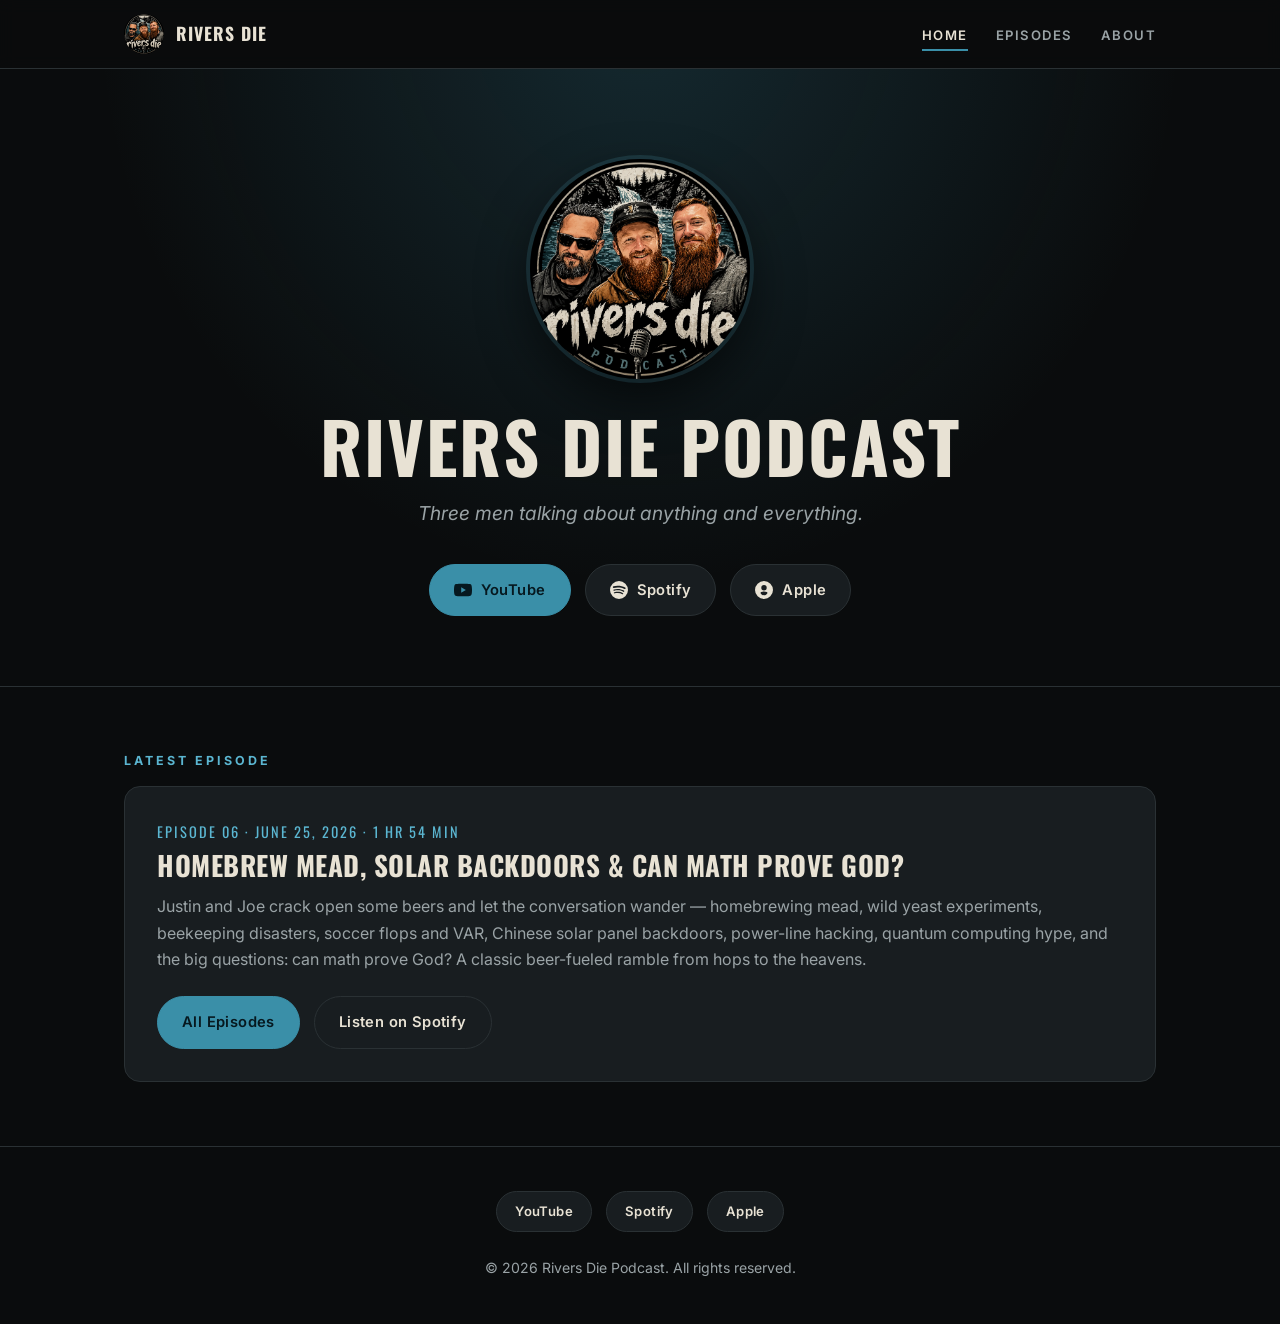
<file: index.html>
<!DOCTYPE html>
<html lang="en">
<head>
  <meta charset="UTF-8" />
  <meta name="viewport" content="width=device-width, initial-scale=1.0" />
  <title>Rivers Die Podcast — Three men talking about anything and everything</title>
  <meta name="description" content="The Rivers Die Podcast — brothers Joe and Michael and cousin Justin talking about anything and everything. Listen on YouTube, Spotify, and Apple." />
  <link rel="preconnect" href="https://fonts.googleapis.com" />
  <link rel="preconnect" href="https://fonts.gstatic.com" crossorigin />
  <link href="https://fonts.googleapis.com/css2?family=Oswald:wght@500;700&family=Inter:wght@400;500;600&display=swap" rel="stylesheet" />
  <link rel="canonical" href="https://riversdiepodcast.com/" />

  <link rel="icon" href="/favicon.ico" sizes="any" />
  <link rel="icon" type="image/png" sizes="32x32" href="/favicon-32.png" />
  <link rel="apple-touch-icon" href="/apple-touch-icon.png" />
  <meta name="theme-color" content="#0a0c0d" />

  <meta property="og:type" content="website" />
  <meta property="og:site_name" content="Rivers Die Podcast" />
  <meta property="og:title" content="Rivers Die Podcast" />
  <meta property="og:description" content="Three men talking about anything and everything. Listen on YouTube, Spotify, and Apple." />
  <meta property="og:url" content="https://riversdiepodcast.com/" />
  <meta property="og:image" content="https://riversdiepodcast.com/assets/og-image.png" />
  <meta property="og:image:width" content="1200" />
  <meta property="og:image:height" content="630" />
  <meta property="og:image:alt" content="Rivers Die Podcast logo" />

  <meta name="twitter:card" content="summary_large_image" />
  <meta name="twitter:title" content="Rivers Die Podcast" />
  <meta name="twitter:description" content="Three men talking about anything and everything. Listen on YouTube, Spotify, and Apple." />
  <meta name="twitter:image" content="https://riversdiepodcast.com/assets/og-image.png" />

  <link rel="stylesheet" href="styles.css" />
</head>
<body>
  <!-- ===== Header ===== -->
  <header class="site-header">
    <div class="wrap nav">
      <a class="nav-brand" href="/">
        <img src="assets/logo.png" alt="Rivers Die Podcast logo" onerror="this.style.display='none'" />
        <span>Rivers Die</span>
      </a>
      <nav>
        <ul class="nav-links">
          <li><a href="/" class="active">Home</a></li>
          <li><a href="/episodes">Episodes</a></li>
          <li><a href="/about">About</a></li>
        </ul>
      </nav>
    </div>
  </header>

  <!-- ===== Hero ===== -->
  <section class="hero">
    <div class="wrap">
      <img class="hero-logo" src="assets/logo.png" alt="Rivers Die Podcast" onerror="this.style.display='none'" />
      <h1>Rivers Die Podcast</h1>
      <p class="tagline">Three men talking about anything and everything.</p>
      <!-- Replace the href values below with the real show URLs once they're live -->
      <div class="platforms">
        <a class="btn primary" href="https://www.youtube.com/@theriversdiepodcast" target="_blank" rel="noopener">
          <svg viewBox="0 0 24 24"><path d="M23.5 6.2a3 3 0 0 0-2.1-2.1C19.6 3.6 12 3.6 12 3.6s-7.6 0-9.4.5A3 3 0 0 0 .5 6.2 31 31 0 0 0 0 12a31 31 0 0 0 .5 5.8 3 3 0 0 0 2.1 2.1c1.8.5 9.4.5 9.4.5s7.6 0 9.4-.5a3 3 0 0 0 2.1-2.1A31 31 0 0 0 24 12a31 31 0 0 0-.5-5.8zM9.6 15.6V8.4l6.2 3.6z"/></svg>
          YouTube
        </a>
        <a class="btn" href="https://open.spotify.com/show/033o2dwsRItgJeGqNwXJAj" target="_blank" rel="noopener">
          <svg viewBox="0 0 24 24"><path d="M12 0a12 12 0 1 0 0 24 12 12 0 0 0 0-24zm5.5 17.3a.75.75 0 0 1-1 .25c-2.8-1.7-6.3-2.1-10.4-1.1a.75.75 0 1 1-.33-1.46c4.5-1 8.4-.6 11.5 1.3.36.22.47.69.25 1.02zm1.47-3.27a.94.94 0 0 1-1.29.31c-3.2-2-8.1-2.5-11.9-1.36a.94.94 0 1 1-.54-1.8c4.3-1.3 9.7-.7 13.4 1.56.44.27.59.85.32 1.29zm.13-3.4C15.3 8.3 8.9 8.1 5.2 9.2a1.12 1.12 0 1 1-.65-2.15c4.2-1.27 11.3-1.03 15.7 1.58a1.12 1.12 0 1 1-1.15 1.93z"/></svg>
          Spotify
        </a>
        <a class="btn" href="https://podcasts.apple.com/us/podcast/the-rivers-die-podcast/id1896878911" target="_blank" rel="noopener">
          <svg viewBox="0 0 24 24"><path d="M12 0a12 12 0 1 0 0 24 12 12 0 0 0 0-24zm0 5.4a3.6 3.6 0 1 1 0 7.2 3.6 3.6 0 0 1 0-7.2zM12 19c-2 0-3.8-1-4.5-2.7-.3-.7.2-1.2.8-1.5 1-.5 2.3-.8 3.7-.8s2.7.3 3.7.8c.6.3 1.1.8.8 1.5C15.8 18 14 19 12 19z"/></svg>
          Apple
        </a>
      </div>
    </div>
  </section>

  <!-- ===== Latest episode ===== -->
  <section>
    <div class="wrap">
      <p class="eyebrow">Latest Episode</p>
      <!-- Auto-synced from the podcast RSS feed by /assets/feed.js.
           The values below are a fallback, shown only if the feed can't be reached. -->
      <div class="latest" id="latest-episode">
        <div class="body">
          <span class="num" data-ep-meta>Episode 06 · June 25, 2026 · 1 hr 54 min</span>
          <h3 data-ep-title>Homebrew Mead, Solar Backdoors &amp; Can Math Prove God?</h3>
          <p data-ep-desc>Justin and Joe crack open some beers and let the conversation wander — homebrewing mead, wild yeast experiments, beekeeping disasters, soccer flops and VAR, Chinese solar panel backdoors, power-line hacking, quantum computing hype, and the big questions: can math prove God? A classic beer-fueled ramble from hops to the heavens.</p>
          <div class="platforms" style="justify-content:flex-start;margin-top:24px;">
            <a class="btn primary" href="/episodes">All Episodes</a>
            <a class="btn" data-ep-spotify href="https://creators.spotify.com/pod/show/michael677/episodes/06---June-25--2026-e3lc8t1" target="_blank" rel="noopener">Listen on Spotify</a>
          </div>
        </div>
      </div>
    </div>
  </section>

  <!-- ===== Footer ===== -->
  <footer class="site-footer">
    <div class="wrap">
      <div class="platforms">
        <a class="btn" href="https://www.youtube.com/@theriversdiepodcast" target="_blank" rel="noopener">YouTube</a>
        <a class="btn" href="https://open.spotify.com/show/033o2dwsRItgJeGqNwXJAj" target="_blank" rel="noopener">Spotify</a>
        <a class="btn" href="https://podcasts.apple.com/us/podcast/the-rivers-die-podcast/id1896878911" target="_blank" rel="noopener">Apple</a>
      </div>
      <p>&copy; 2026 Rivers Die Podcast. All rights reserved.</p>
    </div>
  </footer>

  <script src="/assets/feed.js" defer></script>
</body>
</html>
</file>
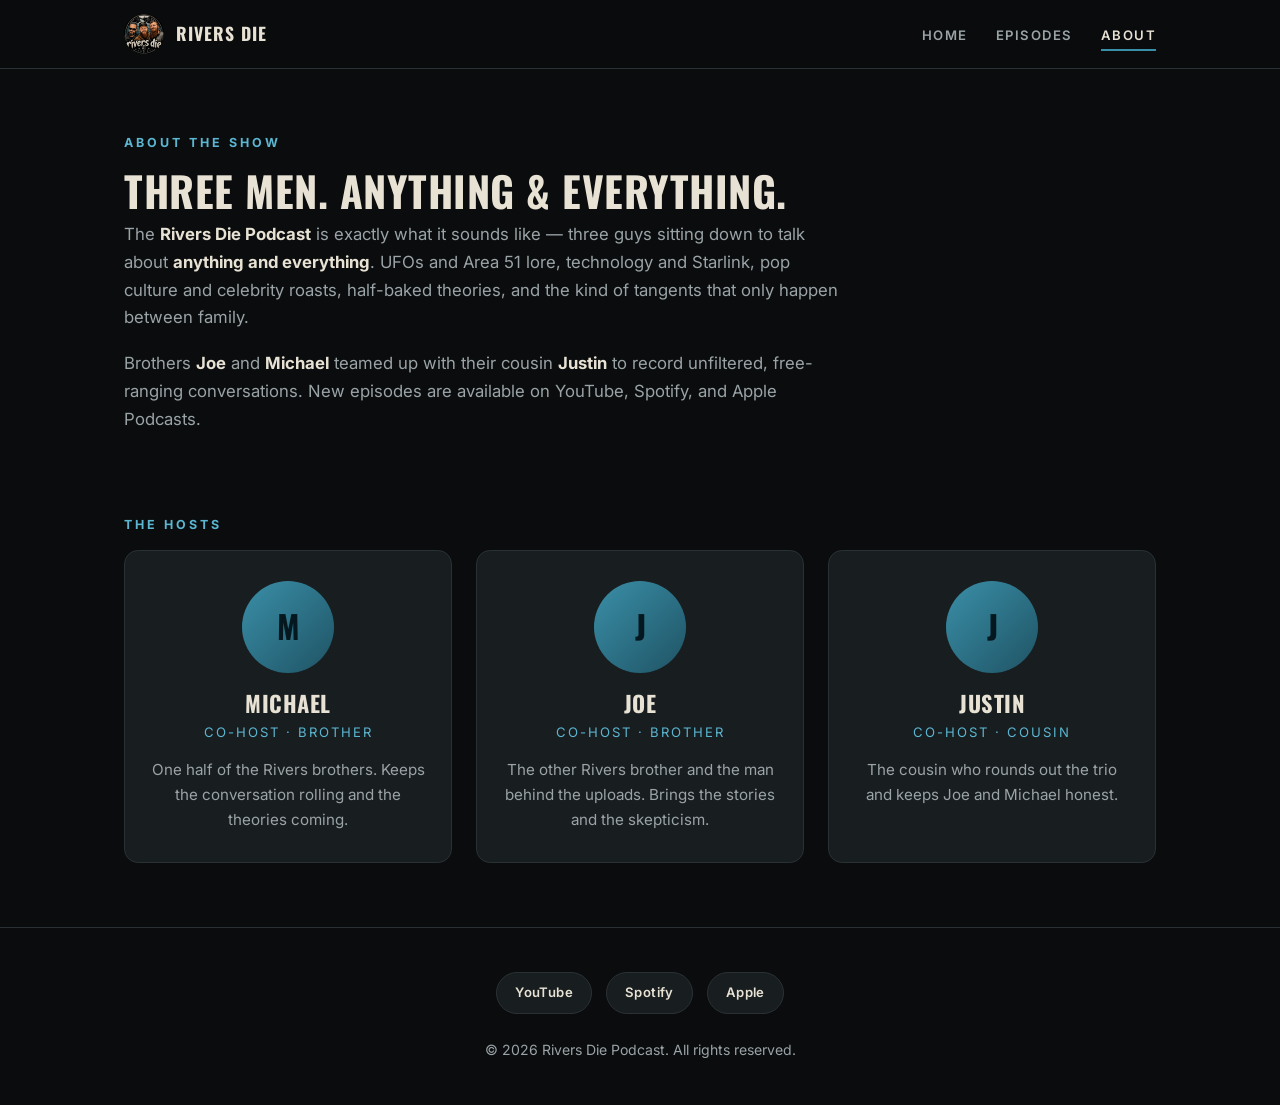
<file: about.html>
<!DOCTYPE html>
<html lang="en">
<head>
  <meta charset="UTF-8" />
  <meta name="viewport" content="width=device-width, initial-scale=1.0" />
  <title>About — Rivers Die Podcast</title>
  <meta name="description" content="Meet the hosts of the Rivers Die Podcast — brothers Joe and Michael and cousin Justin." />
  <link rel="preconnect" href="https://fonts.googleapis.com" />
  <link rel="preconnect" href="https://fonts.gstatic.com" crossorigin />
  <link href="https://fonts.googleapis.com/css2?family=Oswald:wght@500;700&family=Inter:wght@400;500;600&display=swap" rel="stylesheet" />
  <link rel="canonical" href="https://riversdiepodcast.com/about" />

  <link rel="icon" href="/favicon.ico" sizes="any" />
  <link rel="icon" type="image/png" sizes="32x32" href="/favicon-32.png" />
  <link rel="apple-touch-icon" href="/apple-touch-icon.png" />
  <meta name="theme-color" content="#0a0c0d" />

  <meta property="og:type" content="website" />
  <meta property="og:site_name" content="Rivers Die Podcast" />
  <meta property="og:title" content="About — Rivers Die Podcast" />
  <meta property="og:description" content="Meet the hosts of the Rivers Die Podcast — brothers Joe and Michael and cousin Justin." />
  <meta property="og:url" content="https://riversdiepodcast.com/about" />
  <meta property="og:image" content="https://riversdiepodcast.com/assets/og-image.png" />
  <meta property="og:image:width" content="1200" />
  <meta property="og:image:height" content="630" />
  <meta property="og:image:alt" content="Rivers Die Podcast logo" />

  <meta name="twitter:card" content="summary_large_image" />
  <meta name="twitter:title" content="About — Rivers Die Podcast" />
  <meta name="twitter:description" content="Meet the hosts of the Rivers Die Podcast — brothers Joe and Michael and cousin Justin." />
  <meta name="twitter:image" content="https://riversdiepodcast.com/assets/og-image.png" />

  <link rel="stylesheet" href="styles.css" />
</head>
<body>
  <header class="site-header">
    <div class="wrap nav">
      <a class="nav-brand" href="/">
        <img src="assets/logo.png" alt="Rivers Die Podcast logo" onerror="this.style.display='none'" />
        <span>Rivers Die</span>
      </a>
      <nav>
        <ul class="nav-links">
          <li><a href="/">Home</a></li>
          <li><a href="/episodes">Episodes</a></li>
          <li><a href="/about" class="active">About</a></li>
        </ul>
      </nav>
    </div>
  </header>

  <section>
    <div class="wrap">
      <p class="eyebrow">About the Show</p>
      <h2 class="section-title">Three Men. Anything &amp; Everything.</h2>
      <div class="prose">
        <p>The <strong>Rivers Die Podcast</strong> is exactly what it sounds like — three guys sitting down to talk about <strong>anything and everything</strong>. UFOs and Area 51 lore, technology and Starlink, pop culture and celebrity roasts, half-baked theories, and the kind of tangents that only happen between family.</p>
        <p>Brothers <strong>Joe</strong> and <strong>Michael</strong> teamed up with their cousin <strong>Justin</strong> to record unfiltered, free-ranging conversations. New episodes are available on YouTube, Spotify, and Apple Podcasts.</p>
      </div>
    </div>
  </section>

  <section style="padding-top:0;">
    <div class="wrap">
      <p class="eyebrow">The Hosts</p>
      <div class="hosts">
        <div class="host">
          <div class="avatar">M</div>
          <h3>Michael</h3>
          <div class="role">Co-Host · Brother</div>
          <p>One half of the Rivers brothers. Keeps the conversation rolling and the theories coming.</p>
        </div>
        <div class="host">
          <div class="avatar">J</div>
          <h3>Joe</h3>
          <div class="role">Co-Host · Brother</div>
          <p>The other Rivers brother and the man behind the uploads. Brings the stories and the skepticism.</p>
        </div>
        <div class="host">
          <div class="avatar">J</div>
          <h3>Justin</h3>
          <div class="role">Co-Host · Cousin</div>
          <p>The cousin who rounds out the trio and keeps Joe and Michael honest.</p>
        </div>
      </div>
    </div>
  </section>

  <footer class="site-footer">
    <div class="wrap">
      <div class="platforms">
        <a class="btn" href="https://www.youtube.com/@theriversdiepodcast" target="_blank" rel="noopener">YouTube</a>
        <a class="btn" href="https://open.spotify.com/show/033o2dwsRItgJeGqNwXJAj" target="_blank" rel="noopener">Spotify</a>
        <a class="btn" href="https://podcasts.apple.com/us/podcast/the-rivers-die-podcast/id1896878911" target="_blank" rel="noopener">Apple</a>
      </div>
      <p>&copy; 2026 Rivers Die Podcast. All rights reserved.</p>
    </div>
  </footer>
</body>
</html>
</file>
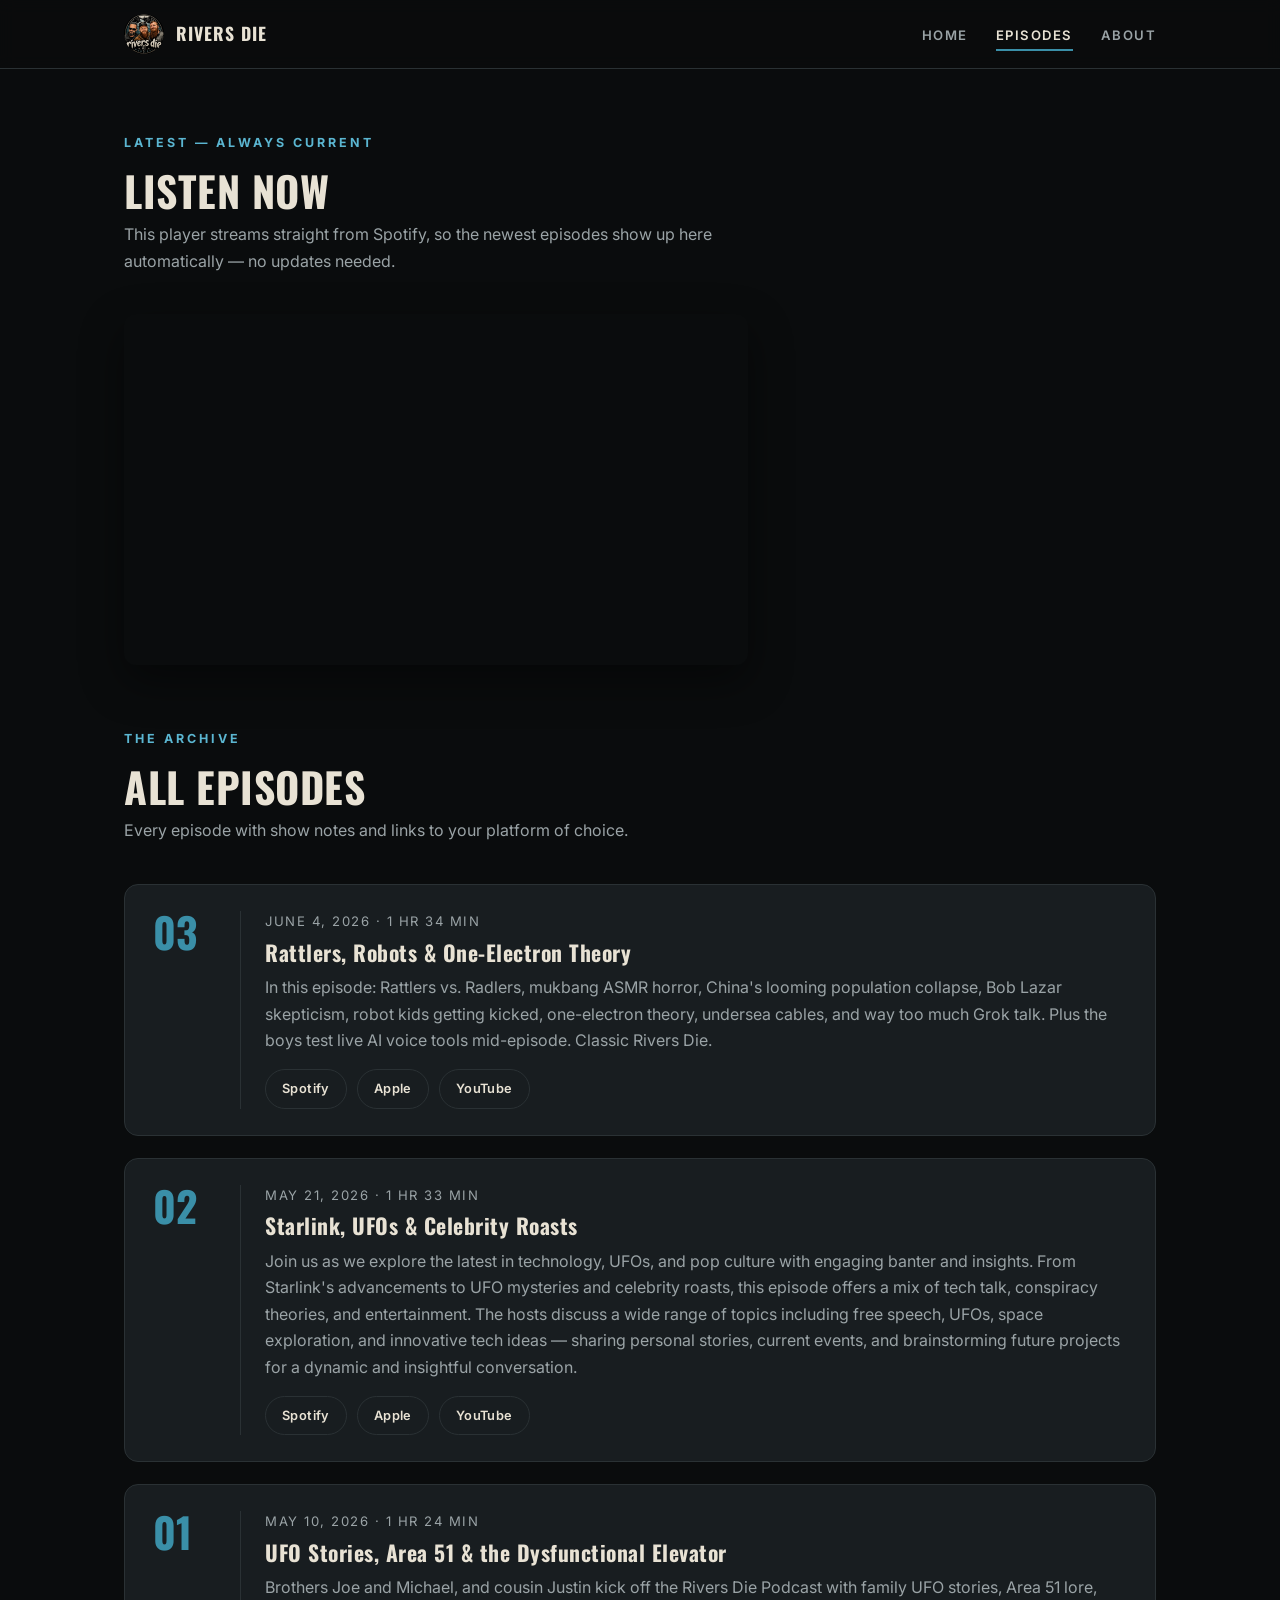
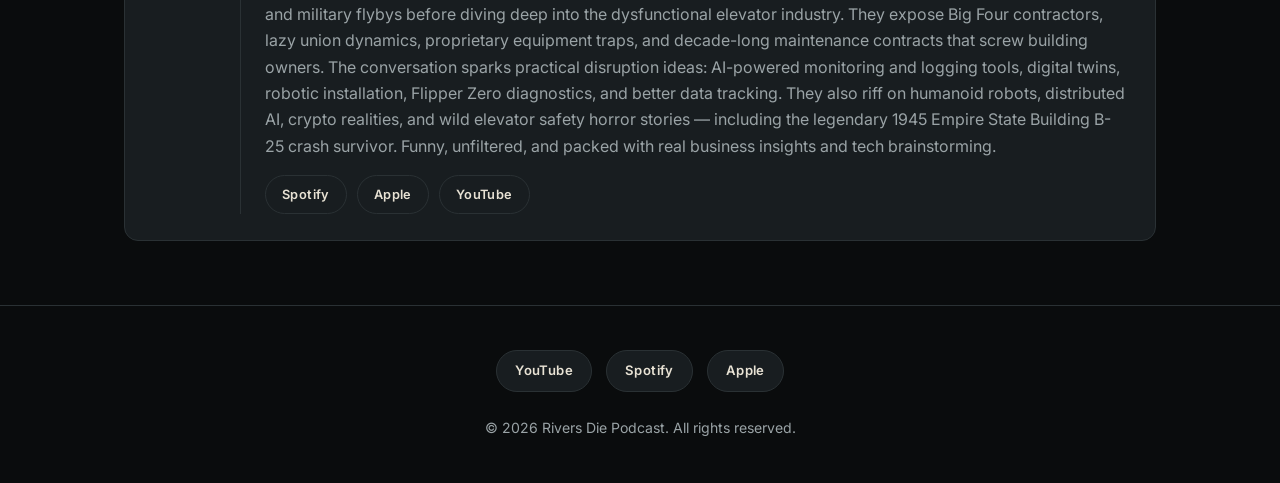
<file: episodes.html>
<!DOCTYPE html>
<html lang="en">
<head>
  <meta charset="UTF-8" />
  <meta name="viewport" content="width=device-width, initial-scale=1.0" />
  <title>Episodes — Rivers Die Podcast</title>
  <meta name="description" content="All episodes of the Rivers Die Podcast. Listen on YouTube, Spotify, and Apple." />
  <link rel="preconnect" href="https://fonts.googleapis.com" />
  <link rel="preconnect" href="https://fonts.gstatic.com" crossorigin />
  <link href="https://fonts.googleapis.com/css2?family=Oswald:wght@500;700&family=Inter:wght@400;500;600&display=swap" rel="stylesheet" />
  <link rel="canonical" href="https://riversdiepodcast.com/episodes" />

  <link rel="icon" href="/favicon.ico" sizes="any" />
  <link rel="icon" type="image/png" sizes="32x32" href="/favicon-32.png" />
  <link rel="apple-touch-icon" href="/apple-touch-icon.png" />
  <meta name="theme-color" content="#0a0c0d" />

  <meta property="og:type" content="website" />
  <meta property="og:site_name" content="Rivers Die Podcast" />
  <meta property="og:title" content="Episodes — Rivers Die Podcast" />
  <meta property="og:description" content="Every episode of the Rivers Die Podcast. Listen on YouTube, Spotify, and Apple." />
  <meta property="og:url" content="https://riversdiepodcast.com/episodes" />
  <meta property="og:image" content="https://riversdiepodcast.com/assets/og-image.png" />
  <meta property="og:image:width" content="1200" />
  <meta property="og:image:height" content="630" />
  <meta property="og:image:alt" content="Rivers Die Podcast logo" />

  <meta name="twitter:card" content="summary_large_image" />
  <meta name="twitter:title" content="Episodes — Rivers Die Podcast" />
  <meta name="twitter:description" content="Every episode of the Rivers Die Podcast. Listen on YouTube, Spotify, and Apple." />
  <meta name="twitter:image" content="https://riversdiepodcast.com/assets/og-image.png" />

  <link rel="stylesheet" href="styles.css" />
</head>
<body>
  <header class="site-header">
    <div class="wrap nav">
      <a class="nav-brand" href="/">
        <img src="assets/logo.png" alt="Rivers Die Podcast logo" onerror="this.style.display='none'" />
        <span>Rivers Die</span>
      </a>
      <nav>
        <ul class="nav-links">
          <li><a href="/">Home</a></li>
          <li><a href="/episodes" class="active">Episodes</a></li>
          <li><a href="/about">About</a></li>
        </ul>
      </nav>
    </div>
  </header>

  <section>
    <div class="wrap">
      <p class="eyebrow">Latest — Always Current</p>
      <h2 class="section-title">Listen Now</h2>
      <p class="section-sub">This player streams straight from Spotify, so the newest episodes show up here automatically — no updates needed.</p>
      <div class="spotify-embed">
        <iframe data-testid="embed-iframe" src="https://open.spotify.com/embed/show/033o2dwsRItgJeGqNwXJAj/video?utm_source=generator" width="100%" height="351" frameBorder="0" allowfullscreen allow="autoplay; clipboard-write; encrypted-media; fullscreen; picture-in-picture" loading="lazy" title="The Rivers Die Podcast on Spotify"></iframe>
      </div>

      <p class="eyebrow" style="margin-top:64px;">The Archive</p>
      <h2 class="section-title">All Episodes</h2>
      <p class="section-sub">Every episode with show notes and links to your platform of choice.</p>

      <!-- Auto-synced from the podcast RSS feed by /assets/feed.js.
           The static cards below are a fallback, shown only if the feed
           can't be reached. -->
      <div class="episodes" id="episode-archive">

        <!-- Episode 03 -->
        <article class="episode">
          <div class="ep-num">03</div>
          <div>
            <div class="ep-meta">June 4, 2026 · 1 hr 34 min</div>
            <h3>Rattlers, Robots &amp; One-Electron Theory</h3>
            <p>In this episode: Rattlers vs. Radlers, mukbang ASMR horror, China's looming population collapse, Bob Lazar skepticism, robot kids getting kicked, one-electron theory, undersea cables, and way too much Grok talk. Plus the boys test live AI voice tools mid-episode. Classic Rivers Die.</p>
            <div class="ep-links">
              <a class="btn" href="https://open.spotify.com/episode/3U2xiApvWRJkLGmLTy2KL2" target="_blank" rel="noopener">Spotify</a>
              <a class="btn" href="https://podcasts.apple.com/us/podcast/03-jun-4-2026/id1896878911?i=1000771291764" target="_blank" rel="noopener">Apple</a>
              <a class="btn" href="https://www.youtube.com/@theriversdiepodcast" target="_blank" rel="noopener">YouTube</a>
            </div>
          </div>
        </article>

        <!-- Episode 02 -->
        <article class="episode">
          <div class="ep-num">02</div>
          <div>
            <div class="ep-meta">May 21, 2026 · 1 hr 33 min</div>
            <h3>Starlink, UFOs &amp; Celebrity Roasts</h3>
            <p>Join us as we explore the latest in technology, UFOs, and pop culture with engaging banter and insights. From Starlink's advancements to UFO mysteries and celebrity roasts, this episode offers a mix of tech talk, conspiracy theories, and entertainment. The hosts discuss a wide range of topics including free speech, UFOs, space exploration, and innovative tech ideas — sharing personal stories, current events, and brainstorming future projects for a dynamic and insightful conversation.</p>
            <div class="ep-links">
              <a class="btn" href="https://open.spotify.com/episode/0ybBMLyJPKf021RsxQDN5x" target="_blank" rel="noopener">Spotify</a>
              <a class="btn" href="https://podcasts.apple.com/us/podcast/02-may-21-2026/id1896878911?i=1000771239422" target="_blank" rel="noopener">Apple</a>
              <a class="btn" href="https://www.youtube.com/@theriversdiepodcast" target="_blank" rel="noopener">YouTube</a>
            </div>
          </div>
        </article>

        <!-- Episode 01 -->
        <article class="episode">
          <div class="ep-num">01</div>
          <div>
            <div class="ep-meta">May 10, 2026 · 1 hr 24 min</div>
            <h3>UFO Stories, Area 51 &amp; the Dysfunctional Elevator</h3>
            <p>Brothers Joe and Michael, and cousin Justin kick off the Rivers Die Podcast with family UFO stories, Area 51 lore, and military flybys before diving deep into the dysfunctional elevator industry. They expose Big Four contractors, lazy union dynamics, proprietary equipment traps, and decade-long maintenance contracts that screw building owners. The conversation sparks practical disruption ideas: AI-powered monitoring and logging tools, digital twins, robotic installation, Flipper Zero diagnostics, and better data tracking. They also riff on humanoid robots, distributed AI, crypto realities, and wild elevator safety horror stories — including the legendary 1945 Empire State Building B-25 crash survivor. Funny, unfiltered, and packed with real business insights and tech brainstorming.</p>
            <div class="ep-links">
              <a class="btn" href="https://open.spotify.com/episode/3nJImx21HglEJIUIJYpnzo" target="_blank" rel="noopener">Spotify</a>
              <a class="btn" href="https://podcasts.apple.com/us/podcast/01-may-10-2026/id1896878911?i=1000771780186" target="_blank" rel="noopener">Apple</a>
              <a class="btn" href="https://www.youtube.com/@theriversdiepodcast" target="_blank" rel="noopener">YouTube</a>
            </div>
          </div>
        </article>

      </div>
    </div>
  </section>

  <footer class="site-footer">
    <div class="wrap">
      <div class="platforms">
        <a class="btn" href="https://www.youtube.com/@theriversdiepodcast" target="_blank" rel="noopener">YouTube</a>
        <a class="btn" href="https://open.spotify.com/show/033o2dwsRItgJeGqNwXJAj" target="_blank" rel="noopener">Spotify</a>
        <a class="btn" href="https://podcasts.apple.com/us/podcast/the-rivers-die-podcast/id1896878911" target="_blank" rel="noopener">Apple</a>
      </div>
      <p>&copy; 2026 Rivers Die Podcast. All rights reserved.</p>
    </div>
  </footer>

  <script src="/assets/feed.js" defer></script>
</body>
</html>
</file>
<file: styles.css>
/* ===== Rivers Die Podcast — shared styles ===== */
:root {
  --bg: #0a0c0d;
  --bg-elev: #14181a;
  --bg-card: #181d20;
  --water: #3a8fa8;     /* teal water accent */
  --water-bright: #5bb6d1;
  --cream: #e8e2d4;      /* weathered cream text */
  --muted: #9aa3a6;
  --line: #2a3134;
  --rust: #c46a3f;       /* warm accent */
  --max: 1080px;
}

* { box-sizing: border-box; margin: 0; padding: 0; }

html { scroll-behavior: smooth; }

body {
  background: var(--bg);
  color: var(--cream);
  font-family: "Inter", system-ui, -apple-system, "Segoe UI", Roboto, sans-serif;
  line-height: 1.65;
  -webkit-font-smoothing: antialiased;
}

a { color: var(--water-bright); text-decoration: none; }
a:hover { color: var(--cream); }

.wrap { max-width: var(--max); margin: 0 auto; padding: 0 24px; }

/* ===== Header / Nav ===== */
.site-header {
  position: sticky; top: 0; z-index: 50;
  background: rgba(10,12,13,0.9);
  backdrop-filter: blur(8px);
  border-bottom: 1px solid var(--line);
}
.nav {
  display: flex; align-items: center; justify-content: space-between;
  height: 68px;
}
.nav-brand {
  display: flex; align-items: center; gap: 12px;
  font-family: "Oswald", sans-serif;
  font-weight: 700; letter-spacing: 1px; text-transform: uppercase;
  color: var(--cream); font-size: 1.1rem;
}
.nav-brand img { height: 40px; width: 40px; border-radius: 50%; object-fit: cover; }
.nav-links { display: flex; gap: 28px; list-style: none; }
.nav-links a {
  color: var(--muted); text-transform: uppercase; letter-spacing: 1.5px;
  font-size: 0.82rem; font-weight: 600; padding: 6px 0;
  border-bottom: 2px solid transparent;
}
.nav-links a:hover, .nav-links a.active { color: var(--cream); border-color: var(--water); }

/* ===== Headings ===== */
h1, h2, h3 { font-family: "Oswald", sans-serif; font-weight: 700; line-height: 1.1; letter-spacing: 0.5px; }
.eyebrow {
  color: var(--water-bright); text-transform: uppercase; letter-spacing: 3px;
  font-size: 0.78rem; font-weight: 700; margin-bottom: 14px;
}

/* ===== Hero ===== */
.hero {
  text-align: center;
  padding: 90px 0 70px;
  background:
    radial-gradient(ellipse at 50% -10%, rgba(58,143,168,0.22), transparent 60%),
    var(--bg);
  border-bottom: 1px solid var(--line);
}
.hero-logo {
  width: 220px; height: 220px; border-radius: 50%;
  object-fit: cover; margin: 0 auto 28px;
  box-shadow: 0 0 0 4px rgba(91,182,209,0.15), 0 20px 50px rgba(0,0,0,0.6);
  display: block;
}
.hero h1 {
  font-size: clamp(2.6rem, 6vw, 4.4rem);
  text-transform: uppercase; letter-spacing: 2px;
}
.hero .tagline {
  color: var(--muted); font-size: 1.2rem; margin-top: 14px;
  font-style: italic;
}

/* ===== Buttons ===== */
.platforms { display: flex; gap: 14px; justify-content: center; flex-wrap: wrap; margin-top: 34px; }
.btn {
  display: inline-flex; align-items: center; gap: 9px;
  padding: 13px 24px; border-radius: 999px;
  font-weight: 600; font-size: 0.92rem; letter-spacing: 0.4px;
  border: 1px solid var(--line); background: var(--bg-card); color: var(--cream);
  transition: transform .15s ease, border-color .15s ease, background .15s ease;
}
.btn:hover { transform: translateY(-2px); border-color: var(--water); color: var(--cream); }
.btn.primary { background: var(--water); border-color: var(--water); color: #06181f; }
.btn.primary:hover { background: var(--water-bright); }
.btn svg { width: 18px; height: 18px; fill: currentColor; }

/* ===== Sections ===== */
section { padding: 64px 0; }
.section-title { font-size: clamp(1.8rem, 4vw, 2.6rem); text-transform: uppercase; margin-bottom: 8px; }
.section-sub { color: var(--muted); margin-bottom: 40px; max-width: 620px; }

/* ===== Latest episode card (home) ===== */
.latest {
  display: grid; grid-template-columns: 1fr; gap: 0;
  background: var(--bg-card); border: 1px solid var(--line);
  border-radius: 16px; overflow: hidden;
}
.latest .body { padding: 32px; }
.latest .num {
  color: var(--water-bright); font-family: "Oswald", sans-serif;
  letter-spacing: 2px; font-size: 0.9rem; text-transform: uppercase;
}
.latest h3 { font-size: 1.7rem; margin: 6px 0 12px; text-transform: uppercase; }
.latest p { color: var(--muted); }

/* ===== Spotify embed ===== */
.spotify-embed {
  max-width: 624px;
  border-radius: 12px;
  overflow: hidden;
  box-shadow: 0 16px 44px rgba(0,0,0,0.45);
}
.spotify-embed iframe { display: block; border: 0; border-radius: 12px; width: 100%; }

/* ===== Episode list ===== */
.episodes { display: grid; gap: 22px; }
.episode {
  display: grid; grid-template-columns: 88px 1fr; gap: 24px;
  background: var(--bg-card); border: 1px solid var(--line);
  border-radius: 14px; padding: 26px 28px;
  transition: border-color .15s ease, transform .15s ease;
}
.episode:hover { border-color: var(--water); transform: translateY(-2px); }
.ep-num {
  font-family: "Oswald", sans-serif; font-weight: 700;
  font-size: 2.6rem; color: var(--water); line-height: 1;
  border-right: 1px solid var(--line); padding-right: 20px;
}
.ep-meta { color: var(--muted); font-size: 0.82rem; text-transform: uppercase; letter-spacing: 1.5px; margin-bottom: 8px; }
.episode h3 { font-size: 1.35rem; margin-bottom: 10px; }
.episode p { color: var(--muted); margin-bottom: 16px; }
.ep-links { display: flex; gap: 10px; flex-wrap: wrap; }
.ep-links .btn { padding: 8px 16px; font-size: 0.8rem; }

/* ===== Hosts ===== */
.hosts { display: grid; grid-template-columns: repeat(3, 1fr); gap: 24px; }
.host {
  background: var(--bg-card); border: 1px solid var(--line);
  border-radius: 14px; padding: 30px 26px; text-align: center;
}
.host .avatar {
  width: 92px; height: 92px; border-radius: 50%; margin: 0 auto 18px;
  background: linear-gradient(135deg, var(--water), #1f5364);
  display: flex; align-items: center; justify-content: center;
  font-family: "Oswald", sans-serif; font-size: 2rem; font-weight: 700; color: #06181f;
}
.host h3 { font-size: 1.4rem; text-transform: uppercase; }
.host .role { color: var(--water-bright); font-size: 0.82rem; text-transform: uppercase; letter-spacing: 2px; margin: 6px 0 14px; }
.host p { color: var(--muted); font-size: 0.95rem; }

/* ===== Prose (about) ===== */
.prose { max-width: 720px; }
.prose p { color: var(--muted); margin-bottom: 18px; font-size: 1.05rem; }
.prose p strong { color: var(--cream); }

/* ===== Footer ===== */
.site-footer {
  border-top: 1px solid var(--line);
  padding: 44px 0; text-align: center; color: var(--muted);
  font-size: 0.88rem;
}
.site-footer .platforms { margin-top: 0; margin-bottom: 24px; }
.site-footer .btn { padding: 9px 18px; font-size: 0.82rem; }

/* ===== Responsive ===== */
@media (max-width: 760px) {
  .nav-links { gap: 16px; }
  .nav-links a { font-size: 0.72rem; letter-spacing: 1px; }
  .nav-brand span { display: none; }
  .hosts { grid-template-columns: 1fr; }
  .episode { grid-template-columns: 1fr; gap: 12px; }
  .ep-num { border-right: none; border-bottom: 1px solid var(--line); padding: 0 0 12px; }
}
</file>
